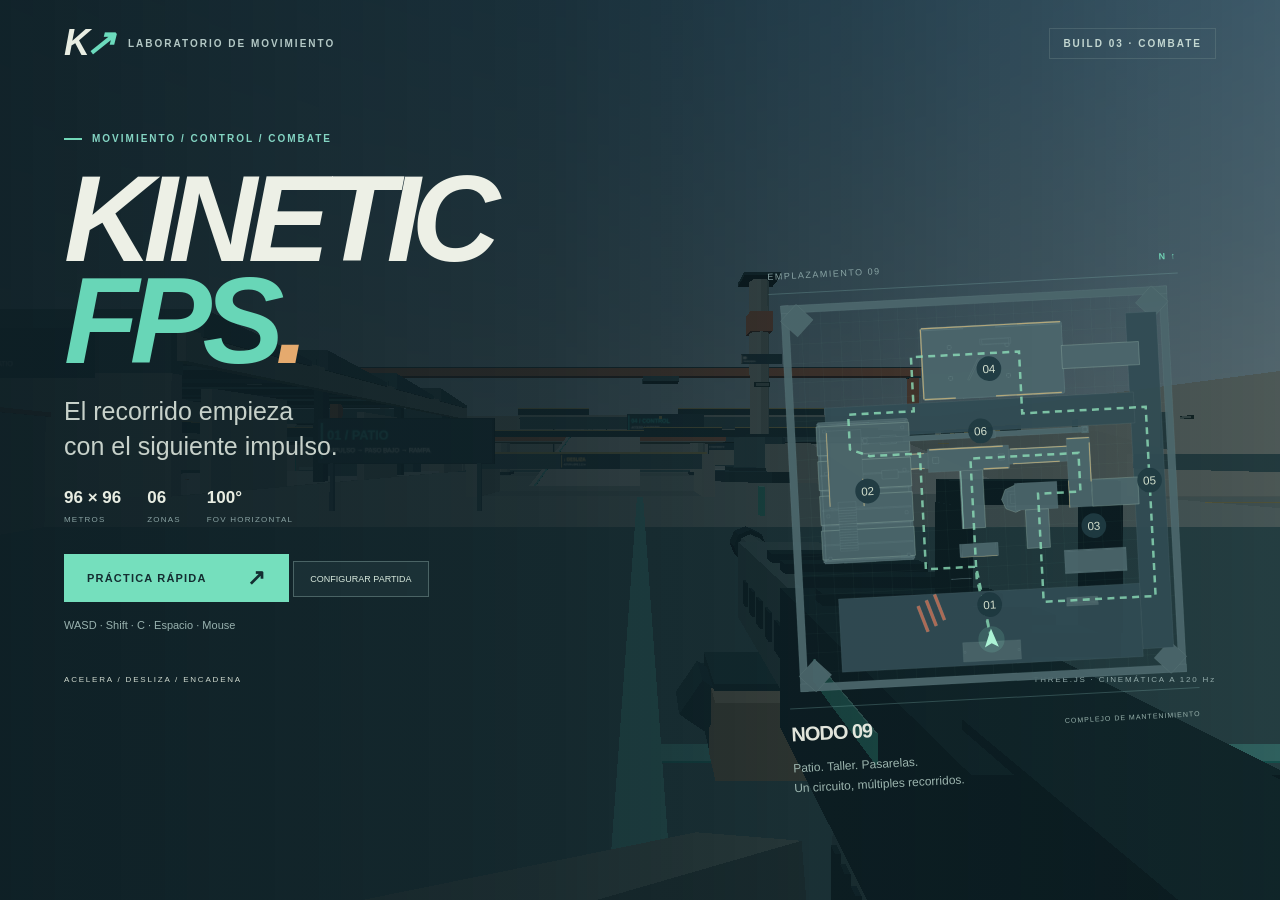
<file: index.html>
<!doctype html>
<html lang="es">
<head>
  <meta charset="utf-8">
  <meta name="viewport" content="width=device-width,initial-scale=1,maximum-scale=1,user-scalable=no,viewport-fit=cover">
  <meta name="theme-color" content="#182a30">
  <meta name="apple-mobile-web-app-capable" content="yes">
  <meta name="apple-mobile-web-app-status-bar-style" content="black-translucent">
  <meta name="description" content="KINETIC FPS. Un laboratorio jugable de movimiento en un complejo industrial de 96 × 96 metros.">
  <title>KINETIC FPS · NODO 09</title>
  <link rel="icon" href="icon.svg" type="image/svg+xml">
  <link rel="stylesheet" href="style.css">
</head>
<body>
  <canvas id="game" aria-label="Escenario tridimensional KINETIC FPS"></canvas>
  <div id="scene-feedback" aria-hidden="true"><div id="damage-feedback"></div><div id="heal-feedback"></div><div id="death-black"></div><div id="death-red"></div></div>
  <div id="load-status">Construyendo NODO 09<span></span></div>
  <div id="hud" hidden>
    <div class="location"><span class="live-dot"></span><b>NODO 09</b><span id="zone">01 · PATIO</span></div>
    <div class="hud-actions"><button id="map-button" aria-label="Abrir mapa">MAPA</button><button id="settings-button" aria-label="Abrir ajustes">AJUSTES <span>Ⅱ</span></button></div>
    <div id="reticle" aria-hidden="true"><i></i><i></i><i></i><i></i><b></b></div>
    <div id="hitmarker" aria-hidden="true">×</div>
    <div class="telemetry"><div class="velocity"><strong id="speed">0.0</strong><span>m/s</span></div><div class="movement"><b id="state">QUIETO</b><small><span id="ground">● SUELO</span><span><b id="fps">60</b> FPS</span></small></div><div class="speed-track"><i id="speed-fill"></i></div></div>
    <div class="weapon-info"><span><span id="weapon-name">K-09</span> <small id="fire-mode">/ AUTO</small></span><strong id="ammo">40</strong><div><span id="ammo-status">/ 40</span> · IMPACTOS <b id="hits">00</b><i id="reload-progress"></i></div><button id="auto-reload" aria-pressed="true">AUTO RECARGA: ON</button></div>
    <div id="health-bar" class="vital-bar"><span>VIDA</span><b id="health-value">100</b><i><em id="health-fill"></em></i></div><div id="shield-bar" class="vital-bar"><span>ESCUDO</span><b id="shield-value">100</b><i><em id="shield-fill"></em></i></div><div id="score-bar"><span id="score-label-blue">AZUL</span> <b id="score-blue">0</b><span> / </span><span id="score-label-red">ROJO</span> <b id="score-red">0</b></div><div id="match-status">ENTRENAMIENTO</div><div id="death-feedback" hidden><strong id="death-title"></strong><span id="death-countdown"></span></div><div id="ally-indicators"></div><div id="kill-feed" aria-label="Bajas recientes"></div>
<div id="consume-progress" hidden><span id="consume-label"></span><i><b id="consume-fill"></b></i></div>
<button id="crate-interact" hidden aria-label="Mantén para abrir la caja" aria-valuenow="0"><svg viewBox="0 0 64 64"><circle class="interact-track" cx="32" cy="32" r="28"/><circle class="interact-progress" cx="32" cy="32" r="28" pathLength="100"/></svg><b>✦</b><small>ABRIR · E</small></button><div id="chain-hint">SPRINT <span>→</span> DESLIZA <span>→</span> SALTA</div>
    <div id="minimap"><canvas id="minimap-canvas" aria-label="Minimapa de NODO 09"></canvas><span>N / 09</span></div><div id="weapon-slots" aria-label="Selector de armas"><button data-action="slot0">1 <b>FILO</b></button><button data-action="slot1" class="selected">2 <b>K-09</b></button><button data-action="slot2">3 <b>S-07</b></button></div><div id="consumable-slots" aria-label="Consumibles"><button id="use-bandage" data-action="bandage" hidden><span>✚</span><b>0</b><small>VENDAJE</small></button><button id="use-mini" data-action="mini" hidden><span>▱</span><b>0</b><small>MINI</small></button></div><div id="ping-readout" hidden></div><div id="toast" role="status"></div>
  </div>
  <div id="touch-controls" aria-label="Controles táctiles" hidden>
    <div id="look-area" aria-label="Arrastra para mirar"></div>
    <div id="joystick" aria-label="Joystick de movimiento"><span class="stick-ring"></span><span id="stick"></span></div>
    <button class="touch-button sprint-button" data-action="sprint" aria-label="Activar sprint"><svg viewBox="0 0 32 32"><path d="m8 26 7-9-5-5 5-5 5 5 6 1M15 17l7 5-1 6M6 19l5-6"/><circle cx="21" cy="5" r="2"/></svg><small>SPRINT</small></button>
    <button class="touch-button aim-button" data-action="aim" aria-label="Apuntar"><svg viewBox="0 0 32 32"><circle cx="16" cy="16" r="8"/><path d="M16 2v8m0 12v8M2 16h8m12 0h8"/></svg></button>
    <button class="touch-button fire-button" data-action="fire" aria-label="Disparar y arrastrar para mirar"><svg viewBox="0 0 32 32"><circle cx="16" cy="16" r="11"/><circle cx="16" cy="16" r="4"/><path d="M16 1v6m0 18v6M1 16h6m18 0h6"/></svg></button>
    <button class="touch-button jump-button" data-action="jump" aria-label="Saltar"><svg viewBox="0 0 32 32"><path d="M16 26V6M7 15l9-9 9 9M6 28h20"/></svg><small>SALTO</small></button>
    <button class="touch-button slide-button" data-action="slide" aria-label="Deslizarse o agacharse"><svg viewBox="0 0 32 32"><path d="m6 22 10-5 8 7h5M16 17l3-8 6 3M3 27h18M3 21h4"/><circle cx="20" cy="5" r="2"/></svg><small>DESLIZA</small></button>
    <button class="touch-button reload-button" data-action="reload" aria-label="Recargar"><b>↻</b><small>RECARGA</small></button>
    <button class="touch-button ping-button" data-action="ping" aria-label="Colocar marcador"><b>◇</b><small>PING</small></button>
    <button class="touch-button assist-button" data-action="assist" aria-label="Alternar asistencia"><b>⊕</b><small>AYUDA</small></button>
    <button class="touch-button auto-fire-button" data-action="autofire" aria-label="Alternar autodisparo ADS" aria-pressed="false"><b>⊙</b><small>AUTO OFF</small></button>
    <button class="touch-button mode-button" data-action="mode" aria-label="Modo de disparo"><b>≋</b><small>MODO</small></button>
  </div>
  <div id="hud-editor" hidden><button id="hud-collapse" aria-label="Plegar o desplegar barra HUD" aria-expanded="true">⌃</button><div class="editor-heading"><b>HUD <select id="hud-selection" aria-label="Control seleccionado"></select><button id="hud-move" title="Arrastra para mover el control seleccionado" aria-label="Arrastrar control seleccionado">✥</button></b><small>PERSONAJE EN PAUSA</small></div><label>Tamaño <input id="hud-size" type="range" min="55" max="160" value="100"><output id="hud-size-value">100%</output></label><label>Opacidad <input id="hud-opacity" type="range" min="0" max="100" value="100"><output id="hud-opacity-value">100%</output></label><div class="editor-actions"><button id="hud-preview">Vista previa</button><button id="hud-defaults">Restaurar</button><button id="hud-cancel">Cancelar</button><button id="hud-save">Guardar</button></div></div>
  <main id="welcome" class="screen">
    <div class="intro-top"><span class="wordmark">K<span>↗</span></span><span>LABORATORIO DE MOVIMIENTO</span><span class="build-tag">BUILD 03 · COMBATE</span></div>
    <div class="intro-content">
      <div class="eyebrow"><span></span> MOVIMIENTO / CONTROL / COMBATE</div>
      <h1>KINETIC<span>FPS<span class="title-dot">.</span></span></h1>
      <p class="intro-copy">El recorrido empieza<br>con el siguiente impulso.</p>
      <div class="intro-stats"><span><b>96 × 96</b> METROS</span><span><b>06</b> ZONAS</span><span><b>100°</b> FOV HORIZONTAL</span></div>
      <button id="start" class="primary" disabled>PRÁCTICA RÁPIDA <span>↗</span></button>
      <button id="configure-match" class="secondary">CONFIGURAR PARTIDA</button><p id="start-help" class="muted">WASD · Shift · C · Espacio · Mouse</p>
      <p class="rotate-tip">↻ En el teléfono, gira la pantalla a horizontal.</p>
    </div>
    <div class="intro-map"><div class="map-heading"><span>EMPLAZAMIENTO 09</span><b>N ↑</b></div><div id="welcome-map" class="plan"></div><div class="map-caption"><b>NODO 09</b><span>COMPLEJO DE MANTENIMIENTO</span></div><p>Patio. Taller. Pasarelas.<br>Un circuito, múltiples recorridos.</p></div>
    <footer class="intro-footer"><span>ACELERA / DESLIZA / ENCADENA</span><span>THREE.JS · CINEMÁTICA A 120 Hz</span></footer>
  </main>
  <section id="pause" class="screen pause-screen" hidden aria-label="Pausa y ajustes">
    <div class="panel">
      <header class="panel-header"><div><span class="eyebrow">KINETIC / LAB 01</span><h2>Tu próximo impulso.</h2></div><button id="resume" class="primary">CONTINUAR <span>↗</span></button></header>
      <nav class="tabs"><button data-tab="settings" class="active">Ajustes</button><button data-tab="map">Recorrido</button><button data-tab="controls">Controles</button><button data-tab="reticle">Retícula</button><button data-tab="match">Partida</button><button data-tab="audio">Audio</button></nav>
      <div id="tab-settings" class="tab-content"><div class="settings-note">Los cambios se aplican a la simulación y se guardan en este navegador.</div><div id="sliders" class="settings-grid"></div><div class="switches"><label><input type="checkbox" id="autoSprint"> Sprint automático</label><label><input type="checkbox" id="contextualSlide"> Deslizamiento contextual táctil</label><label><input type="checkbox" id="autoResolution"> Resolución adaptativa</label><label><input type="checkbox" id="sound"> Sonido</label></div><div class="panel-bottom"><button id="defaults" class="secondary">Restaurar valores</button><span id="render-stats">Física · 120 Hz</span></div></div>
      <div id="tab-map" class="tab-content" hidden><div class="map-layout"><div id="pause-map" class="plan"></div><div class="map-description"><h3>NODO 09</h3><p>Un complejo compacto con rutas que se cruzan a distintas alturas.</p><ol><li><b>Patio:</b> acelera y cruza el paso bajo.</li><li><b>Taller:</b> sube las escaleras a la pasarela.</li><li><b>Terrazas:</b> enlaza rampa, salto y descenso.</li><li><b>Control:</b> atraviesa el interior o sube a la cubierta.</li><li><b>Vía rápida:</b> prueba tu velocidad en la recta este.</li><li><b>Transferencia:</b> cambia de ruta desde el centro.</li></ol><button id="reset-position" class="secondary">Volver al punto inicial</button></div></div></div>
      <div id="tab-controls" class="tab-content" hidden><div class="controls-tools"><button id="customize-hud" class="primary">Personalizar HUD <span>↗</span></button><button id="reset-targets" class="secondary">Reiniciar partida</button></div><div id="look-settings" class="settings-grid"></div><div id="assist-settings" class="settings-grid"></div><div class="switches"><label><input id="invertY" type="checkbox"> Invertir eje vertical</label><label><input id="assist" type="checkbox"> Asistencia de apuntado</label><label><input id="assistMouse" type="checkbox"> Asistencia también con mouse</label><label><input id="assistTracking" type="checkbox"> Seguimiento continuo en ADS</label><label><input id="autoInteract" type="checkbox"> Abrir cajas al mantenerlas en la mira</label><label><input id="mapRotate" type="checkbox"> Minimapa según jugador</label></div><div class="controls-grid"><div><h3>Teclado + mouse</h3><p><kbd>WASD</kbd> Movimiento <br><kbd>Shift</kbd> Sprint <br><kbd>Alt</kbd> Caminar <br><kbd>C / Ctrl</kbd> Deslizar al correr; mantener para agacharse<br><kbd>Espacio</kbd> Salto / slide jump<br><kbd>Click izq.</kbd> Disparar <br><kbd>Click der.</kbd> Apuntar<br><kbd>Esc / P</kbd> Pausa <br><kbd>R</kbd> Recargar<br><kbd>1 / 2 / 3</kbd> Cuchillo / K-09 / escopeta<br><kbd>Q</kbd> Marcador<br><kbd>B</kbd> Modo K-09 / S-07<br><kbd>H</kbd> Asistencia<br><kbd>F</kbd> Autodisparo ADS<br><kbd>E</kbd> Mantener para abrir caja<br><kbd>4 / 5</kbd> Vendaje / miniescudo<br><kbd>Inicio</kbd> Reiniciar posición</p></div><div><h3>Pantalla táctil</h3><p>Joystick izquierdo para moverte. Arrastra la zona derecha para mirar.</p><p><b>SPRINT</b> y <b>apuntado</b> se activan con un toque. <b>DESLIZA</b> usa el impulso al correr; a baja velocidad alterna agachado. <b>SALTO</b> permite salir del deslizamiento.</p><p>Puedes arrastrar el botón de disparo para apuntar mientras disparas. Activa sprint automático para liberar un dedo.</p><p class="muted">Autodisparo: activa AUTO y apunta con ADS a un enemigo visible. El seguimiento continuo ADS acompaña al enemigo visible; apartar la mira conserva tu control. Puedes desactivarlo o cambiar su intensidad y alcance. Mantén ABRIR junto a una caja; toca el contador de balas para recargar. El apuntado es inmediato; los efectos del arma no alteran el rayo de disparo. Intensidad de cámara 0 desactiva balanceo, inclinación y aterrizaje visual.</p></div></div></div>
      <div id="tab-match" class="tab-content" hidden>
 <p class="settings-note">Combate local. Todos los demás participantes son bots. El movimiento conserva los valores de NODO 09.</p>
 <div class="match-form">
 <label>Modo<select id="match-mode"><option value="training">Entrenamiento</option><option value="ffa">Todos contra todos</option><option value="tdm">Rojo vs. azul</option></select></label>
 <label>Soldados <output id="bot-count-label">4</output><input id="match-bots" type="range" min="1" max="20" value="4"></label>
 <label>Dificultad<select id="match-difficulty"><option value="recruit">Recluta</option><option value="easy">Fácil</option><option value="normal" selected>Normal</option><option value="hard">Difícil</option><option value="veteran">Veterano</option><option value="expert">Experto</option><option value="elite">Élite</option></select></label>
 <label>Tu equipo<select id="match-team"><option value="blue">Azul</option><option value="red">Rojo</option></select></label>
 <label>Duración<select id="match-minutes"><option value="3">3 min</option><option value="5" selected>5 min</option><option value="10">10 min</option><option value="15">15 min</option><option value="0">Sin límite</option></select></label>
 <label>Límite de eliminaciones<select id="match-limit"><option>15</option><option selected>30</option><option>50</option><option>100</option></select></label>
 <label>Calidad de IA<select id="match-quality"><option value="adaptive">Adaptativa</option><option value="high">Alta</option><option value="low">Ahorro de CPU</option></select></label>
 <label>Ambiente<select id="match-environment"><option value="day">Día</option><option value="night">Noche estrellada</option></select></label>
 <label>Regeneración de cajas<select id="match-crateSeconds"><option value="15">15 s</option><option value="20">20 s</option><option value="25">25 s</option><option value="30">30 s</option><option value="35" selected>35 s</option><option value="36">36 s</option><option value="40">40 s</option><option value="45">45 s</option><option value="50">50 s</option><option value="55">55 s</option><option value="60">60 s</option></select></label>
 </div><p id="bot-warning" class="settings-note">4 bots · Perfiles y percepción activos.</p>
 <div class="match-actions"><button id="begin-match" class="primary">INICIAR PARTIDA ↗</button><button id="restart-match" class="secondary">Reiniciar</button><button id="return-menu" class="secondary">Volver al menú</button></div>
 <p class="settings-note">Entrenamiento no tiene límite de tiempo. Rojo vs. azul: daño aliado desactivado. Protección al reaparecer: 2.2 s. Reserva K-09: 360; S-07: 56.</p>
 </div><div id="tab-audio" class="tab-content" hidden><h3>Sonido espacial</h3><p class="settings-note">Volúmenes independientes. Los disparos y pasos lejanos se atenúan; máximo 14 voces simultáneas.</p><div id="audio-settings" class="settings-grid"></div></div>
<div id="tab-reticle" class="tab-content" hidden><p class="settings-note">Retícula centrada en el rayo real. La expansión muestra el cono de dispersión del arma equipada.</p><div class="reticle-options"><label>Diseño <select id="reticleStyle"><option value="dot">Punto</option><option value="cross">Cruz fina</option><option value="segments">Cuatro segmentos</option><option value="crossdot">Cruz y punto</option><option value="circle">Círculo fino</option><option value="square">Cuadrado abierto</option><option value="dynamic">Dinámica</option></select></label><label>Mira física K-09 <select id="sightShape"><option value="square">Cuadrada</option><option value="circle">Circular</option></select></label><label>Color <input id="reticleColor" type="color"></label></div><div id="reticle-settings" class="settings-grid"></div><div class="switches"><label><input id="reticleDot" type="checkbox"> Punto central</label><label><input id="reticleDynamic" type="checkbox"> Expansión según dispersión real</label></div><div class="reticle-preview" id="reticle-preview"></div><button id="reset-v2-settings" class="secondary">Restaurar controles y retícula</button></div>
    </div>
  </section>
  <section id="match-result" class="screen" hidden><div class="panel"><span class="eyebrow">NODO 09 / RESULTADO</span><h2 id="result-title"></h2><div id="result-scores"></div><button id="result-restart" class="primary">VOLVER A JUGAR ↗</button><button id="result-menu" class="secondary">Menú de partida</button></div></section><div id="fatal" hidden role="alert"><h2>No se pudo iniciar WebGL.</h2><p id="fatal-text"></p><button onclick="location.reload()">Volver a intentar</button></div>
  <noscript>Este prototipo necesita JavaScript activado.</noscript>
  <script type="module">
    import('./game.js').catch(error=>{
      document.getElementById('load-status').hidden=true;
      document.getElementById('fatal').hidden=false;
      document.getElementById('fatal-text').textContent='No se pudieron cargar los módulos. Sube todos los archivos juntos y abre la dirección HTTPS de GitHub Pages. '+error.message;
    });
  </script>
</body>
</html>
</file>
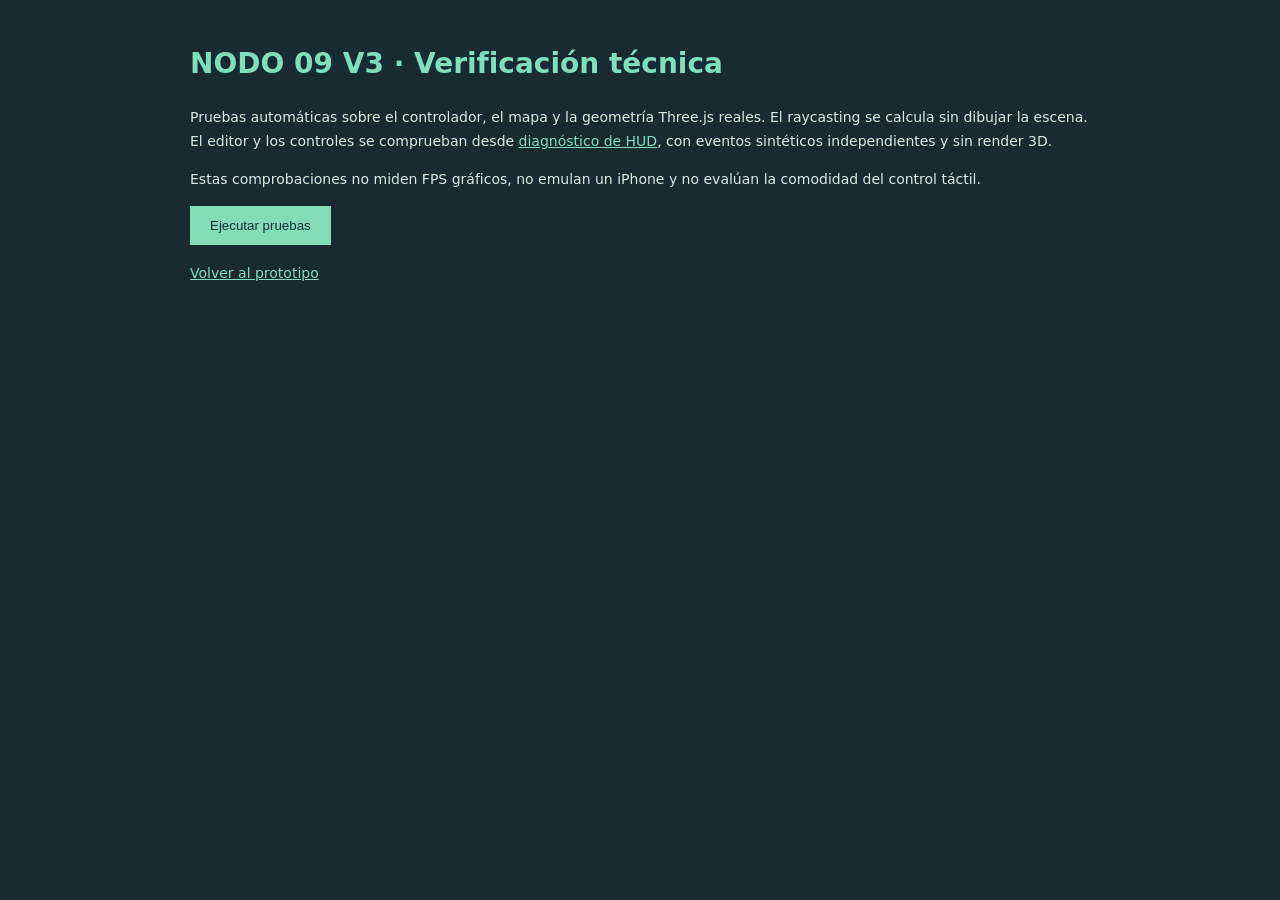
<file: tests.html>
<!doctype html>
<html lang="es">
<meta charset="utf-8"><meta name="viewport" content="width=device-width,initial-scale=1">
<title>KINETIC · Verificación técnica</title>
<style>body{max-width:900px;margin:40px auto;padding:0 22px;background:#172b31;color:#dce9dd;font:14px/1.7 system-ui}h1{color:#7fdfba}li{padding:10px;border-bottom:1px solid #466160}b{color:#8eebbf}.fail{color:#f5a27f}a{color:#85dbc0}small{display:block;color:#b2c8c0}button{padding:12px 20px;background:#83dcb8;border:0;color:#142e37;cursor:pointer}</style>
<h1>NODO 09 V3 · Verificación técnica</h1>
<p>Pruebas automáticas sobre el controlador, el mapa y la geometría Three.js reales. El raycasting se calcula sin dibujar la escena. El editor y los controles se comprueban desde <a href="index.html?qa=1">diagnóstico de HUD</a>, con eventos sintéticos independientes y sin render 3D.</p>
<p>Estas comprobaciones no miden FPS gráficos, no emulan un iPhone y no evalúan la comodidad del control táctil.</p>
<button id="run">Ejecutar pruebas</button><h2 id="summary"></h2><ol id="results"></ol>
<a href="index.html">Volver al prototipo</a>
<script type="module">
  import {runChecks} from './verify.js';
  import {runV3Checks} from './verify-v3.js';
  import {runCombatChecks} from './verify-combat.js';
  import {runFeedbackChecks} from './verify-feedback.js';
  document.querySelector('#run').onclick=()=>{
    const physics=runChecks(),scene=runV3Checks(),combat=runCombatChecks(),feedback=runFeedbackChecks();
    const results=[...physics.results,...scene.results,...combat.results,...feedback.results];
    document.querySelector('#summary').textContent=results.filter(r=>r.passed).length+' / '+results.length+' correctas';
    document.querySelector('#results').replaceChildren(...results.map(r=>{
      const li=document.createElement('li'),b=document.createElement('b'),s=document.createElement('small');
      b.textContent=(r.passed?'✓ ':'✕ ')+r.name;if(!r.passed)b.className='fail';s.textContent=r.detail;li.append(b,s);return li;
    }));
  };
</script>
</html>
</file>
<file: style.css>
*{box-sizing:border-box}html,body{width:100%;height:100%;margin:0;overflow:hidden;background:#172b31;color:#edf0e6;font-family:Arial,Helvetica,sans-serif;-webkit-user-select:none;user-select:none;-webkit-touch-callout:none;overscroll-behavior:none}button,input{font:inherit}button{color:inherit;cursor:pointer;-webkit-tap-highlight-color:transparent}button:focus-visible{outline:2px solid #82eed4;outline-offset:4px}button:disabled{opacity:.45;cursor:wait}button[hidden],[hidden]{display:none!important}#game{position:fixed;inset:0;width:100%;height:100%;touch-action:none;display:block}#load-status{position:fixed;inset:0;display:flex;justify-content:center;align-items:center;background:#172b31;z-index:30;font-size:13px;letter-spacing:2px;transition:opacity .3s}#load-status span{width:7px;height:7px;background:#65dfbe;border-radius:50%;margin-left:12px;animation:pulse .7s infinite alternate}@keyframes pulse{to{opacity:.25}}.screen{position:fixed;inset:0;z-index:10;background:linear-gradient(90deg,rgba(13,30,36,.97),rgba(13,30,36,.87) 43%,rgba(13,30,36,.6));padding:max(25px,env(safe-area-inset-top)) max(5vw,env(safe-area-inset-right)) max(20px,env(safe-area-inset-bottom)) max(5vw,env(safe-area-inset-left));overflow:auto;touch-action:pan-y}.intro-top{display:flex;align-items:center;gap:18px;font-size:10px;font-weight:bold;letter-spacing:2px;color:#b3c8c5}.wordmark{font-size:36px;font-weight:900;font-style:italic;line-height:1;color:#e8ede2;letter-spacing:-5px}.wordmark span{color:#6cdbbd}.build-tag{margin-left:auto;border:1px solid #758d8d55;padding:9px 13px;color:#c3d7d1}.intro-content{margin-top:clamp(40px,8vh,100px);max-width:590px}.eyebrow{font-size:10px;letter-spacing:2px;color:#84d5c3;font-weight:bold;display:flex;align-items:center;gap:10px}.eyebrow>span{width:18px;height:2px;background:#72d7b8}h1{font-size:clamp(65px,9.6vw,146px);line-height:.83;letter-spacing:-.075em;margin:24px 0 22px;font-weight:900;font-style:italic}h1>span{display:block;color:#68d6b7}.title-dot{color:#e5aa6e}.intro-copy{font-size:clamp(17px,2vw,25px);line-height:1.4;color:#c7d1ca;margin:22px 0}.intro-stats{display:flex;gap:26px;margin:24px 0 28px}.intro-stats span{display:flex;flex-direction:column;font-size:8px;letter-spacing:1.2px;color:#8aa3a3;gap:7px}.intro-stats b{font-size:17px;letter-spacing:0;color:#e8ede2}.primary{background:#75dfbd;border:0;color:#142d31;padding:17px 23px;font-size:11px;font-weight:800;letter-spacing:1.2px;display:inline-flex;gap:40px;align-items:center;justify-content:space-between;min-height:47px}.primary:hover{background:#9ff3d3}.primary>span{font-size:22px;line-height:14px}.muted{color:#99b2af;font-size:11px;line-height:1.7}#start-help{margin:14px 0}.rotate-tip{display:none;color:#dbbf8a;font-size:11px}.intro-map{position:absolute;right:7vw;top:29%;width:32%;max-width:440px;transform:rotate(-3deg);opacity:.95}.map-heading{display:flex;justify-content:space-between;border-bottom:1px solid #7caaa955;padding-bottom:12px;font-size:9px;letter-spacing:1.5px;color:#8ea9a9}.map-heading b{color:#72d7b8}.plan{width:100%;aspect-ratio:1}.plan svg{width:100%;height:100%;overflow:visible}.map-caption{border-top:1px solid #7caaa955;display:flex;justify-content:space-between;align-items:center;padding-top:14px}.map-caption b{font-size:20px;letter-spacing:-1px}.map-caption span{font-size:7px;letter-spacing:1px;color:#9fb9b3}.intro-map p{font-size:12px;line-height:1.7;color:#a4bdb6}.intro-footer{margin-top:40px;display:flex;justify-content:space-between;font-size:8px;letter-spacing:1.8px;color:#93abaa}.intro-footer span:first-child{color:#d0dacf}#hud{position:fixed;inset:0;pointer-events:none;padding:max(22px,env(safe-area-inset-top)) max(25px,env(safe-area-inset-right)) max(22px,env(safe-area-inset-bottom)) max(25px,env(safe-area-inset-left));text-shadow:0 1px 4px #1e333a66}.location{position:absolute;top:max(24px,env(safe-area-inset-top));left:max(26px,env(safe-area-inset-left));display:flex;align-items:center;font-size:12px;gap:10px;letter-spacing:1.4px}.location>b{background:#203b4299;padding:7px 10px}.location>span:last-child{font-size:10px;color:#f0f0da}.live-dot{height:6px;width:6px;border-radius:50%;background:#91f4ca;box-shadow:0 0 12px #9affc855}.hud-actions{position:absolute;right:max(26px,env(safe-area-inset-right));top:max(23px,env(safe-area-inset-top));display:flex;gap:8px;pointer-events:auto}.hud-actions button{border:1px solid #ecf3e033;background:#203b4280;font-size:9px;letter-spacing:1.2px;padding:10px 12px}.hud-actions span{margin-left:9px}.telemetry{position:absolute;left:max(28px,env(safe-area-inset-left));bottom:max(28px,env(safe-area-inset-bottom));display:flex;gap:18px;align-items:center;background:linear-gradient(90deg,#17343b99,transparent);padding:12px 16px 17px}.velocity{display:flex;align-items:baseline;gap:6px}.velocity strong{font-size:39px;letter-spacing:-2px;font-weight:400;font-variant-numeric:tabular-nums;min-width:74px}.velocity>span{font-size:10px;color:#dae4d6}.movement>b{font-size:10px;letter-spacing:1.7px;color:#b1ffd9}.movement small{display:flex;gap:12px;margin-top:8px;font-size:8px;letter-spacing:1px;color:#e6eddb}.movement small b{font-weight:400}.speed-track{position:absolute;bottom:3px;left:16px;width:235px;background:#d6e4d229;height:2px}.speed-track i{display:block;height:100%;background:#94ffcd;width:0;transition:width .1s}.weapon-info{position:absolute;bottom:max(28px,env(safe-area-inset-bottom));right:max(30px,env(safe-area-inset-right));font-size:12px;letter-spacing:1px;display:grid;grid-template-columns:auto 40px;gap:5px 20px;background:linear-gradient(-90deg,#1b343977,transparent);padding:10px}.weapon-info small{font-size:9px;color:#d7e3d8}.weapon-info>strong{font-size:38px;grid-row:span 2;line-height:.9}.weapon-info>div{font-size:8px;color:#ccdecf}.weapon-info b{color:#b6ffdd;margin-left:12px}#reticle{position:absolute;left:50%;top:50%;width:0;height:0;opacity:.85}#reticle i{position:absolute;background:#fffbe8;box-shadow:0 0 2px #21353f;width:2px;height:5px}#reticle i:nth-child(1){left:-1px;top:-11px}#reticle i:nth-child(2){left:-1px;top:6px}#reticle i:nth-child(3){top:-1px;left:-11px;transform:rotate(90deg)}#reticle i:nth-child(4){top:-1px;left:9px;transform:rotate(90deg)}#reticle b{position:absolute;width:2px;height:2px;left:-1px;top:-1px;background:#fffbe8}#reticle.aim i{opacity:0}#hitmarker{position:absolute;left:50%;top:50%;transform:translate(-50%,-50%);font:32px monospace;color:#97ffcd;opacity:0}#chain-hint{position:absolute;bottom:36px;left:50%;transform:translateX(-50%);font-size:8px;letter-spacing:2px;color:#f4f8e2;background:#1b343960;padding:9px 12px;white-space:nowrap;transition:opacity 1s}#chain-hint span{color:#abedce;margin:0 8px}#toast{position:absolute;top:18%;left:50%;transform:translateX(-50%);background:#203b43dd;color:#c6f7df;padding:11px 17px;font-size:11px;opacity:0;transition:opacity .15s;max-width:80%;text-align:center}.pause-screen{background:#152b32e8;display:flex;align-items:flex-start;justify-content:center}.panel{max-width:940px;width:100%;margin:auto}.panel-header{display:flex;align-items:center;justify-content:space-between;gap:25px}h2{font-size:32px;letter-spacing:-1.2px;margin:14px 0 20px}.panel-header .primary{padding:14px 18px;gap:24px}.tabs{display:flex;gap:25px;border-bottom:1px solid #6f949446;margin:12px 0 20px}.tabs button{padding:12px 0;background:none;border:0;border-bottom:2px solid transparent;color:#9ab6b2;font-size:12px}.tabs button.active{border-bottom-color:#71dfbb;color:#e5f8e8}.settings-note{font-size:11px;color:#a6bcb8;margin-bottom:24px}.settings-grid{display:grid;grid-template-columns:1fr 1fr;gap:20px 45px}.setting label{display:flex;justify-content:space-between;font-size:11px;color:#d3e2d8;gap:15px}.setting output{color:#80e5c4;white-space:nowrap;font-variant-numeric:tabular-nums}.setting input[type=range]{width:100%;height:4px;margin:14px 0 3px;accent-color:#80e5c4;cursor:pointer;touch-action:pan-y}.switches{display:flex;flex-wrap:wrap;gap:20px;margin:27px 0;font-size:11px;color:#bfd6cd}.switches label{display:flex;align-items:center;gap:8px}.switches input{accent-color:#7adab9;width:16px;height:16px}.panel-bottom{display:flex;align-items:center;justify-content:space-between;padding:15px 0;border-top:1px solid #6f949446;gap:20px}.secondary{border:1px solid #aaccc655;padding:12px 16px;background:#2a434866;color:#d7e8dc;font-size:11px}.panel-bottom>span{font-size:10px;color:#93b3ac}.map-layout{display:grid;grid-template-columns:1fr 1fr;gap:45px;align-items:center}.map-description p,.map-description li{font-size:12px;line-height:1.8;color:#adcbc0}.map-description li{margin-bottom:8px}.map-description ol{padding-left:18px}.map-description b{color:#e0eadd}h3{font-size:16px;letter-spacing:.5px}.controls-grid{display:grid;grid-template-columns:1fr 1fr;gap:40px}.controls-grid p{font-size:12px;line-height:2.5;color:#b5cfc4}kbd{font:10px Arial;display:inline-block;min-width:80px;margin:2px 9px 2px 0;background:#53726b33;padding:2px 9px;color:#e1f3df}.controls-grid p.muted{line-height:1.8;font-size:10px}#touch-controls{display:none;position:fixed;inset:0;z-index:3;pointer-events:none;touch-action:none}.touch #touch-controls{display:block}#look-area{position:absolute;left:38%;right:0;top:58px;bottom:0;pointer-events:auto;touch-action:none}#joystick{position:absolute;left:max(28px,calc(env(safe-area-inset-left) + 12px));bottom:max(28px,calc(env(safe-area-inset-bottom) + 14px));width:128px;height:128px;border-radius:50%;pointer-events:auto;touch-action:none;background:#deead008;border:1px solid #eff6dc30}.stick-ring{position:absolute;inset:20px;border:1px solid #eff6dc24;border-radius:50%}#stick{position:absolute;left:50%;top:50%;transform:translate(-50%,-50%);width:48px;height:48px;border:1px solid #f0f4da4f;background:#e6f2d826;border-radius:50%;box-shadow:0 0 20px #14343d33}.touch-button{position:absolute;border:1px solid #e9f7de55;border-radius:50%;background:#15394338;width:58px;height:58px;display:flex;flex-direction:column;align-items:center;justify-content:center;pointer-events:auto;touch-action:none;color:#f1f4df;box-shadow:0 1px 8px #152d3033}.touch-button svg{height:27px;width:27px;fill:none;stroke:currentColor;stroke-width:1.7;stroke-linecap:round;stroke-linejoin:round}.touch-button small{font-size:6px;letter-spacing:.6px;margin-top:2px}.touch-button.pressed,.touch-button.selected{background:#71dfbb55;border-color:#adffdb;color:#d6ffdf}.sprint-button{left:max(65px,calc(env(safe-area-inset-left) + 48px));bottom:max(171px,calc(env(safe-area-inset-bottom) + 157px));width:49px;height:49px}.fire-button{right:max(112px,calc(env(safe-area-inset-right) + 94px));bottom:max(85px,calc(env(safe-area-inset-bottom) + 68px));width:76px;height:76px}.fire-button svg{width:37px;height:37px}.aim-button{right:max(182px,calc(env(safe-area-inset-right) + 163px));bottom:max(165px,calc(env(safe-area-inset-bottom) + 150px));width:47px;height:47px}.jump-button{right:max(29px,calc(env(safe-area-inset-right) + 14px));bottom:max(119px,calc(env(safe-area-inset-bottom) + 104px))}.slide-button{right:max(48px,calc(env(safe-area-inset-right) + 28px));bottom:max(33px,calc(env(safe-area-inset-bottom) + 18px))}.touch .telemetry{bottom:20px;left:50%;transform:translateX(-50%);padding:7px 10px 12px;gap:10px;min-width:170px}.touch .velocity strong{font-size:26px;min-width:49px}.touch .movement>b{font-size:8px}.touch .movement small{font-size:6px;gap:6px}.touch .speed-track{width:150px;left:10px}.touch .weapon-info{bottom:auto;top:65px;right:max(26px,env(safe-area-inset-right));padding:5px;gap:3px 10px;font-size:9px}.touch .weapon-info>strong{font-size:24px}.touch .weapon-info small{display:none}.touch #chain-hint{bottom:77px;font-size:6px;letter-spacing:1px}.touch .location{font-size:10px}.touch .location>span:last-child{font-size:8px}.touch .rotate-tip{display:block}#fatal{position:fixed;inset:0;z-index:50;display:flex;flex-direction:column;align-items:center;justify-content:center;background:#172b31;padding:40px;text-align:center}#fatal p{max-width:560px;font-size:14px;line-height:1.8}#fatal button{background:#7bd6b8;border:0;color:#16313b;padding:14px 20px}
@media(max-height:600px) and (orientation:landscape){.screen{padding-top:16px;padding-bottom:14px}.intro-top{font-size:8px;gap:12px}.wordmark{font-size:25px}.build-tag{padding:6px 9px}.intro-content{margin-top:23px}h1{font-size:78px;margin:17px 0 14px}.intro-copy{font-size:15px;margin:12px 0}.intro-stats{gap:20px;margin:15px 0 16px}.intro-stats b{font-size:13px}.intro-stats span{font-size:6px;gap:5px}.primary{padding:13px 18px;min-height:42px;font-size:9px}.eyebrow{font-size:7px}.intro-map{top:22%;right:8vw;width:31%;max-width:285px}.intro-map p{display:none}.intro-footer{margin-top:14px;font-size:6px}.intro-footer span:last-child{display:none}.intro-copy br{display:none}.intro-content{max-width:55%}.intro-map .map-heading{font-size:7px}.map-caption span{font-size:6px}.map-caption b{font-size:16px}#start-help{margin:9px 0;font-size:9px}.rotate-tip{display:none!important}.panel-header h2{font-size:23px;margin:8px 0}.panel-header .eyebrow{font-size:7px}.tabs{margin:8px 0 14px}.tabs button{padding:8px 0}.settings-grid{gap:17px 35px}.settings-note{margin-bottom:17px;font-size:10px}.pause-screen{padding-left:max(38px,env(safe-area-inset-left));padding-right:max(38px,env(safe-area-inset-right))}.location{top:14px}.hud-actions{top:14px}.touch .location>span:last-child{display:none}.touch .hud-actions button{font-size:8px;padding:8px 10px}.touch .weapon-info{top:51px}.map-description p,.map-description li{font-size:10px;line-height:1.5}.map-description li{margin-bottom:5px}.map-layout{gap:30px;grid-template-columns:minmax(200px,.8fr) 1.2fr}.map-layout .plan{max-height:300px}.controls-grid p{font-size:10px;line-height:2}.controls-grid{gap:25px}}
@media(max-width:600px) and (orientation:portrait){.intro-map{display:none}.intro-content{margin-top:8vh}h1{font-size:100px}.intro-copy{font-size:20px}.intro-top{font-size:7px;gap:12px}.build-tag{font-size:7px;padding:7px}.intro-stats{gap:22px}.intro-footer span:last-child{display:none}.settings-grid,.map-layout,.controls-grid{grid-template-columns:1fr}.panel-header h2{font-size:24px}.panel-header .primary{font-size:8px;padding:12px;gap:10px}.panel-header .eyebrow{font-size:8px}.settings-grid{gap:20px}.panel-bottom{align-items:flex-start;flex-direction:column}.location>span:last-child{display:none}.hud-actions button{font-size:7px;padding:9px}.hud-actions{right:14px}.location{left:12px}.touch .telemetry{bottom:230px}.touch #chain-hint{display:none}.touch #look-area{left:25%;top:80px;bottom:220px}}
/* V2: extend the original visual identity; movement viewport remains untouched. */
.hud-shell{position:fixed;transform:translate(-50%,-50%);pointer-events:none;z-index:4;touch-action:none;box-sizing:border-box}.hud-shell>.hud-visual{position:absolute!important;left:50%!important;top:50%!important;right:auto!important;bottom:auto!important;margin:0!important;transform-origin:center center!important;box-sizing:border-box}.hud-shell.hud-control{display:none}.touch .hud-control,.hud-editing .hud-control{display:block}.hud-shell button,.hud-shell #joystick{pointer-events:auto}.hud-shell .telemetry{min-width:0!important;padding:5px 9px 12px;gap:8px}.hud-shell .velocity strong{font-size:27px;min-width:50px}.hud-shell .movement>b{font-size:8px}.hud-shell .movement small{font-size:6px;gap:6px}.hud-shell .speed-track{width:150px;left:9px}.hud-shell .weapon-info{font-size:9px;padding:5px;gap:3px 8px}.hud-shell .weapon-info>strong{font-size:27px}.hud-shell .weapon-info small{font-size:7px}.hud-shell .location{font-size:10px;gap:6px}.hud-shell .location>span:last-child{display:none}.hud-shell .hud-actions{display:flex;gap:5px}.hud-shell .hud-actions button{font-size:8px;padding:8px}.hud-shell .touch-button b{font-size:23px;font-weight:400;line-height:22px}.hud-shell .touch-button small{font-size:6px}.hud-shell .telemetry .speed-track{bottom:4px}.hud-editing #touch-controls{display:block!important}.hud-editing .hud-shell{pointer-events:auto;outline:1px dashed #b2e4d240;cursor:move}.hud-editing .hud-shell.selected-hud{outline:2px solid #8beecb;outline-offset:4px;border-radius:6px}.hud-editing .hud-shell.invisible-control:after{content:attr(data-label) ' · invisible';position:absolute;inset:0;display:flex;align-items:center;justify-content:center;background:#2b65564d;color:#aaffd7;font-size:8px;border:1px dashed #8beecb;pointer-events:none}.hud-preview .hud-shell{outline:0!important}.hud-preview .hud-shell:after{display:none!important}.hud-editing #look-area{pointer-events:none}.hud-editing #reticle,.hud-editing #chain-hint{display:none}#hud-editor{position:fixed;top:max(8px,env(safe-area-inset-top));left:max(12px,env(safe-area-inset-left));right:max(12px,env(safe-area-inset-right));z-index:30;background:#19363bed;border:1px solid #94d5c565;box-shadow:0 8px 30px #10212444;border-radius:7px;display:flex;align-items:center;gap:18px;padding:10px 14px;touch-action:none;flex-wrap:wrap}#hud-editor .editor-heading b{display:block;font-size:12px;color:#b0f5d7}#hud-editor .editor-heading span{font-size:10px;margin-left:7px;color:#e6f3df}#hud-editor small{font-size:6px;letter-spacing:1.4px;color:#9dbab2}#hud-editor label{display:flex;gap:8px;align-items:center;font-size:10px}#hud-editor input{width:105px;accent-color:#8ee2c3}#hud-editor output{font:10px monospace;min-width:32px}.editor-actions{display:flex;gap:6px;margin-left:auto}.editor-actions button{font-size:9px;padding:9px;background:transparent;border:1px solid #91b8ad55;border-radius:3px}#hud-save{background:#81dfbd;color:#143038;border:0}.controls-tools{display:flex;gap:15px;margin:12px 0 25px;align-items:center}#assist-settings{margin-top:25px;padding-top:22px;border-top:1px solid #607f7655}#minimap{background:#19363ac7;border:1px solid #c0e7d344;border-radius:7px;overflow:hidden}#minimap canvas{width:100%;height:100%;opacity:.85}#minimap>span{position:absolute;top:5px;left:7px;font-size:7px;letter-spacing:1.2px;color:#c4f3dd}#weapon-slots{display:flex;gap:4px;pointer-events:auto}#weapon-slots button{flex:1;padding:5px 6px;border:1px solid #acddca55;border-radius:4px;background:#19353ac2;font-size:8px;color:#a2c3b7}#weapon-slots button b{display:block;font-size:9px;margin-top:2px;color:#e4f0dc}#weapon-slots button.selected{background:#3f7864ab;border-color:#92ebc2}#reticle{width:200px;height:200px;transform:translate(-50%,-50%)}#reticle svg,.reticle-preview svg{width:200px;height:200px;overflow:visible;filter:drop-shadow(0 0 .5px #223e40)}#reticle svg path,.reticle-preview svg path{fill:none;stroke-linecap:butt}.reticle-options{display:flex;gap:30px;margin:18px 0 28px;align-items:center;font-size:12px}.reticle-options select{margin-left:10px;background:#23424a;color:#def0de;border:1px solid #7ea99b66;padding:8px}.reticle-options input[type=color]{width:50px;height:30px;vertical-align:middle;margin-left:10px}.reticle-preview{width:200px;height:200px;margin:10px auto;background:radial-gradient(#345c5d,#203b42);border:1px solid #6b988566}#ping-readout{position:fixed;transform:translate(-50%,-110%);color:#ffda9f;text-shadow:0 1px 3px #142a30;background:#1f393b99;padding:4px 7px;border-radius:3px;font-size:9px;pointer-events:none}#reload-progress{height:2px;display:block;background:#8ee7be;width:0;margin-top:4px}.weapon-info>#weapon-name{white-space:nowrap}.touch #chain-hint{display:none}.controls-tools .primary{font-size:10px}.hud-editing #hud{pointer-events:none}.hud-editing #hud-editor{pointer-events:auto}.hud-preview .hud-shell{pointer-events:none!important}.hud-preview .hud-shell *{pointer-events:none!important}@media(max-height:600px){#hud-editor{gap:8px;padding:7px 9px}#hud-editor input{width:75px}.editor-actions button{font-size:8px;padding:7px}.editor-heading{min-width:90px}#hud-editor label{font-size:8px;gap:5px}#hud-editor .editor-heading b{font-size:9px}.controls-tools{margin:8px 0 20px}}@media(orientation:portrait){#hud-editor{justify-content:center}.editor-heading{width:100%;text-align:center}.editor-actions{margin:auto}.hud-shell .hud-actions{transform-origin:center!important}.controls-tools{flex-wrap:wrap}}

#hud-selection{max-width:130px;background:#19383e;border:1px solid #9cd9c64d;color:#ceefdf;font-size:10px;padding:5px}#hud-move{background:transparent;border:1px solid #9cd9c64d;color:#a5efcf;padding:4px 8px;touch-action:none;cursor:move;font-size:16px}.qa-flag{position:fixed;left:50%;bottom:8px;transform:translateX(-50%);padding:4px 8px;background:#493c28dd;color:#ffde9c;z-index:31;font-size:10px;pointer-events:none}

.qa-run{position:fixed;bottom:8px;right:10px;z-index:50;background:#8cd9bf;color:#142e35;border:0;padding:8px}.qa-results{position:fixed;inset:8% 12%;z-index:60;overflow:auto;background:#132c31f5;color:#b5f9db;padding:20px;pointer-events:auto;font-size:11px}

.touch .hud-shell .weapon-info #fire-mode{display:inline;font-size:7px}.hud-shell #weapon-slots{display:flex!important}.hud-shell .weapon-info>div{font-size:7px;line-height:1.4}.hud-shell .weapon-info b{margin-left:4px}

/* V3: the HUD layer is above the look surface in BOTH orientations. */
#hud{z-index:5;pointer-events:none}#hud .hud-actions,#hud #weapon-slots,#hud #auto-reload{pointer-events:auto}#weapon-slots button{touch-action:none;min-width:44px;min-height:44px}#hud-editor{transition:transform .18s ease}#hud-editor.collapsed{transform:translateY(calc(-100% - 10px));}#hud-collapse{position:absolute;top:100%;left:50%;transform:translateX(-50%);width:64px;height:28px;border:1px solid #94d5c580;border-radius:0 0 8px 8px;background:#19363bf2;color:#9bf4d4;font-size:22px;line-height:22px;touch-action:none}#hud-editor.collapsed #hud-collapse{margin-top:10px}.hud-editing #hud{z-index:6}
#auto-reload{font-size:6px;grid-column:1 / -1;padding:4px 0;min-height:22px;background:transparent;border:0;border-top:1px solid #83ccb340;text-align:left;color:#9ee4cd;letter-spacing:.7px;touch-action:manipulation}.hud-shell .weapon-info{grid-template-columns:auto 40px;align-content:start}.hud-shell .weapon-info>strong{grid-column:2;grid-row:1 / 3}.hud-shell .weapon-info>div{grid-column:1;grid-row:2}.hud-shell .weapon-info>#auto-reload{grid-row:3}.vital-bar{padding:5px 9px;background:#17343b99;font-size:8px;letter-spacing:1px;border-radius:3px}.vital-bar b{float:right;font-size:10px;font-weight:400;letter-spacing:0}.vital-bar>i{position:absolute;bottom:5px;left:9px;right:9px;height:3px;background:#72928b40;display:block}.vital-bar em{display:block;height:100%;width:100%;background:#8de9ac;transition:width .16s ease}#shield-fill{background:#72b5fa}#score-bar,#match-status{background:#17343b99;text-align:center;letter-spacing:1px;font-size:9px;padding:8px;border-radius:3px}#score-blue{color:#85c3ff}#score-red{color:#fa9186}#score-bar b{font-size:14px;margin:0 7px}#match-status{font-size:8px;color:#a5d7c7}#damage-feedback{position:fixed;inset:0;pointer-events:none;box-shadow:inset 0 0 65px #e36d6750;opacity:0;transition:opacity .1s}#death-feedback{position:fixed;top:42%;left:50%;transform:translateX(-50%);padding:16px 26px;background:#193136db;border:1px solid #96c2b74f;font-size:13px;text-align:center;letter-spacing:1px}
.match-form{display:grid;grid-template-columns:1fr 1fr;gap:18px 32px;margin:22px 0}.match-form label{display:flex;flex-direction:column;gap:8px;font-size:11px;color:#c8e2d7}.match-form select{min-height:38px;background:#214048;color:#dfede3;border:1px solid #729e9055;border-radius:3px;padding:7px}.match-form input{accent-color:#82ddbe}.match-form output{color:#8ff2c9}.match-actions{display:flex;gap:12px;flex-wrap:wrap}.tabs{gap:20px;overflow-x:auto;flex-shrink:0}.tabs button{white-space:nowrap}#configure-match{margin:9px 0 0;font-size:9px}#result-scores table{border-collapse:collapse;width:100%;margin:25px 0;color:#c6ddd2;font-size:12px}#result-scores td,#result-scores th{padding:9px;border-bottom:1px solid #7faaa244;text-align:left}#match-result{z-index:20;background:#132b32ec}#result-menu{margin:12px}#bot-warning{color:#a5d7c7}@media(max-width:500px){.match-form{grid-template-columns:1fr 1fr;gap:15px}.tabs{gap:14px}.match-actions .primary{font-size:10px}}

/* Combat additions: composited opacity/transforms only, no post-processing. */
.hud-shell:has(.weapon-info),.hud-shell:has(#consumable-slots),.hud-shell:has(#kill-feed){z-index:5}
.hud-shell .weapon-info{pointer-events:auto;touch-action:none;cursor:pointer}
#damage-feedback,#heal-feedback{position:fixed;inset:0;pointer-events:none;z-index:1;box-shadow:none;background:radial-gradient(ellipse at center,transparent 40%,rgba(146,18,29,.34) 70%,rgba(197,37,42,.93) 100%);transition:none;will-change:opacity}
#heal-feedback{opacity:0;background:radial-gradient(ellipse at center,transparent 48%,#48be894a 76%,#68db9ec9 100%)}#heal-feedback.mini{background:radial-gradient(ellipse at center,transparent 48%,#4aacf04a 76%,#70c8ffc9 100%)}
#ally-indicators{position:fixed;inset:0;pointer-events:none;z-index:2}.ally-arrow{position:absolute;left:0;top:0;display:block;color:white;text-shadow:0 1px 3px #102c3b,0 0 1px #102c3b;font:bold 32px Arial;line-height:24px;transform-origin:50% 100%;will-change:transform}
#crate-interact{position:fixed;left:0;top:0;width:56px;height:56px;border:1px solid #bbffe04d;border-radius:50%;background:#183b42b5;z-index:6;pointer-events:auto;touch-action:none;padding:0;will-change:transform}
#crate-interact svg{position:absolute;inset:-5px;width:64px;height:64px;pointer-events:none}#crate-interact circle{fill:none;stroke-width:2}.interact-track{stroke:#e3fbed40}.interact-progress{stroke:#9affd7;stroke-dasharray:100;stroke-dashoffset:100;transform:rotate(-90deg);transform-origin:32px 32px}#crate-interact b{font-size:23px;font-weight:400;color:#baffdf}#crate-interact small{position:absolute;top:62px;left:50%;transform:translateX(-50%);font-size:8px;white-space:nowrap;background:#142e36a6;padding:3px 5px;border-radius:3px;pointer-events:none}
#consume-progress{position:fixed;left:50%;top:64%;transform:translateX(-50%);width:170px;padding:9px 12px;background:#153a34bf;border:1px solid #82dab359;border-radius:5px;color:#aff4cc;z-index:4;font-size:9px;letter-spacing:.6px;pointer-events:none}
#consume-progress.mini{background:#153342bf;border-color:#80cfff59;color:#b0e7ff}#consume-progress>i{display:block;height:3px;background:#b7ead028;margin-top:8px;overflow:hidden}#consume-fill{display:block;width:100%;height:100%;transform-origin:0 50%;background:#92edbc}#consume-progress.mini #consume-fill{background:#83d1ff}
#consumable-slots{display:flex;gap:5px;pointer-events:none}#consumable-slots button{width:56px;min-width:44px;height:44px;padding:4px 5px;border:1px solid #8dd2b65c;background:#183b34b5;border-radius:4px;pointer-events:auto;touch-action:none;color:#c3f4d6;text-align:left}#consumable-slots button span{font-size:16px}#consumable-slots button b{float:right;font-size:14px;margin-left:6px}#consumable-slots button small{display:block;font-size:6px;letter-spacing:.5px;margin-top:3px}#consumable-slots #use-mini{background:#193a4cb5;border-color:#8bcfff5c;color:#b9e5ff}#consumable-slots button.consuming{border-color:#d3ffee;opacity:.65}
#kill-feed{display:flex;flex-direction:column;justify-content:flex-end;align-items:flex-start;gap:3px;pointer-events:none;overflow:hidden}#kill-feed .kill-row{flex:none;max-width:100%;padding:4px 7px;background:#142e365c;border:0;border-radius:3px;font-size:8px;line-height:1.3;text-align:left;pointer-events:auto;touch-action:manipulation;color:#e0e8e1;white-space:normal}#kill-feed b{font-weight:600}.name-blue{color:#83c8ff}.name-red{color:#ff9288}
.radar-overlay{position:absolute;inset:0;width:100%;height:100%;pointer-events:none}
.hud-editing #crate-interact,.hud-editing #ally-indicators,.hud-editing #consume-progress,.hud-editing #damage-feedback,.hud-editing #heal-feedback{display:none!important}
.reticle-options{flex-wrap:wrap;gap:15px}

/* Clear feedback over the scene; HUD and touch controls keep their original sharpness. */
#scene-feedback{position:fixed;inset:0;pointer-events:none;z-index:1}
#scene-feedback>div{position:absolute;inset:0;pointer-events:none;opacity:0;will-change:opacity}
#damage-feedback{background:radial-gradient(ellipse at center,transparent 30%,rgba(153,16,28,.32) 59%,rgba(190,25,36,.76) 85%,rgba(211,39,45,.97) 100%)}
#heal-feedback{background:radial-gradient(ellipse at center,transparent 28%,rgba(52,207,144,.26) 56%,rgba(72,228,163,.72) 82%,rgba(100,241,181,.96) 100%)}
#heal-feedback.mini{background:radial-gradient(ellipse at center,transparent 28%,rgba(44,161,238,.28) 56%,rgba(58,185,250,.75) 82%,rgba(112,217,255,.98) 100%)}
#game{transition:filter .24s ease,transform .24s ease}
.player-dead #game{filter:blur(5px) saturate(.65);transform:scale(1.018)}
#death-black{z-index:2;background:radial-gradient(ellipse at center,rgba(3,8,13,.12) 12%,rgba(3,6,10,.58) 55%,#000 100%)}
#death-red{z-index:3;background:radial-gradient(ellipse at center,transparent 24%,rgba(112,4,16,.25) 48%,rgba(161,8,26,.69) 74%,rgba(204,14,34,.94) 100%)}
#death-feedback{top:43%;left:50%;width:min(76vw,780px);transform:translate(-50%,-50%);padding:0;background:none;border:0;z-index:8;pointer-events:none;text-align:center}
#death-title{display:block;font-size:clamp(27px,5.2vw,64px);line-height:1.08;font-weight:900;font-style:italic;letter-spacing:-.025em;color:#ff5d67;text-shadow:0 2px 12px #16040980;will-change:opacity,transform}
#death-countdown{display:block;margin-top:18px;color:#fff;font-size:clamp(10px,1.3vw,14px);letter-spacing:1.6px;text-shadow:0 1px 5px #000;will-change:opacity}
.player-dead #reticle,.player-dead #hitmarker{opacity:0}
#kill-feed{display:block;overflow:hidden}
#kill-feed .kill-row{position:absolute;left:0;height:18px;max-width:100%;padding:3px 6px;line-height:12px;overflow:hidden;text-overflow:ellipsis;white-space:nowrap;transition:top .22s ease-out;will-change:transform,opacity}
.hud-editing #death-feedback{display:none!important}

/* During elimination, preserve only the death overlay and the settings menu.
   The existing player-dead lifecycle restores the HUD on respawn. */
.player-dead #hud > :not(#death-feedback):not(.hud-actions):not(.hud-shell[data-hud="Menú"]),
.player-dead #touch-controls,
.player-dead #map-button{display:none!important}
</file>
